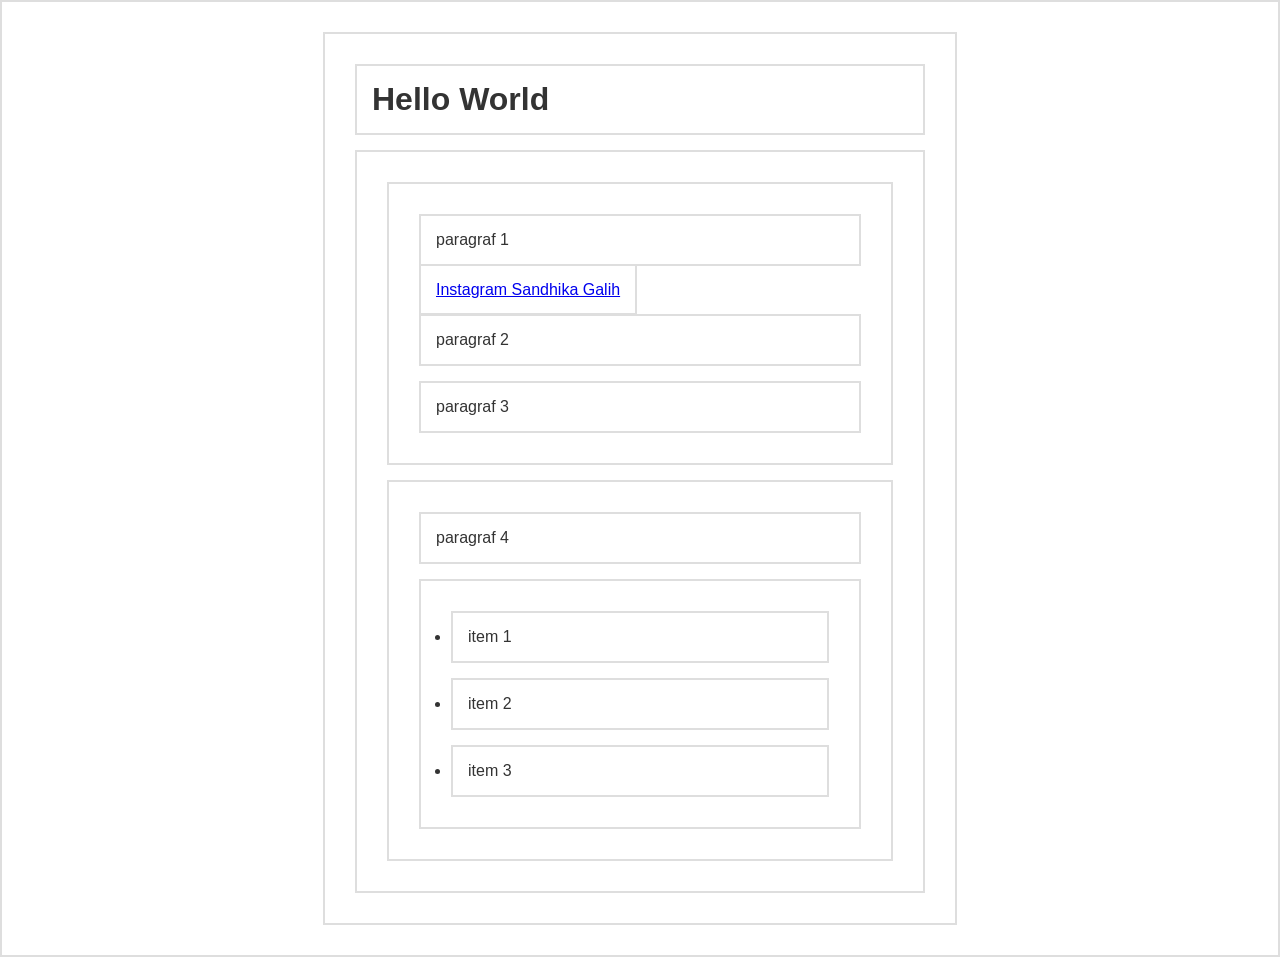
<file: DOM Events/index.html>
<!doctype html>
<html lang="en">
  <head>
    <meta charset="UTF-8" />
    <title>Dom Selection</title>
    <style>
      * {
        border: 2px solid #dedede;
        padding: 15px;
        margin: 15px;
      }
      html {
        margin: 0;
        padding: 0;
      }
      body {
        max-width: 600px;
        margin: 30px auto;
        font-family: sans-serif;
        color: #333;
      }
    </style>
  </head>
  <body>
    <h1 id="judul">Hello World</h1>
    <div id="container">
      <section id="a">
        <p class="p1">paragraf 1</p>
        <a href="http://instagram.com/sandhikagalih"
          >Instagram Sandhika Galih</a
        >
        <p class="p2">paragraf 2</p>
        <p class="p3" onclick="ubahWarnap3()">paragraf 3</p>
      </section>
      <section id="b">
        <p>paragraf 4</p>
        <ul>
          <li>item 1</li>
          <li>item 2</li>
          <li>item 3</li>
        </ul>
      </section>
    </div>

    <script src="script.js"></script>
  </body>
</html>
</file>
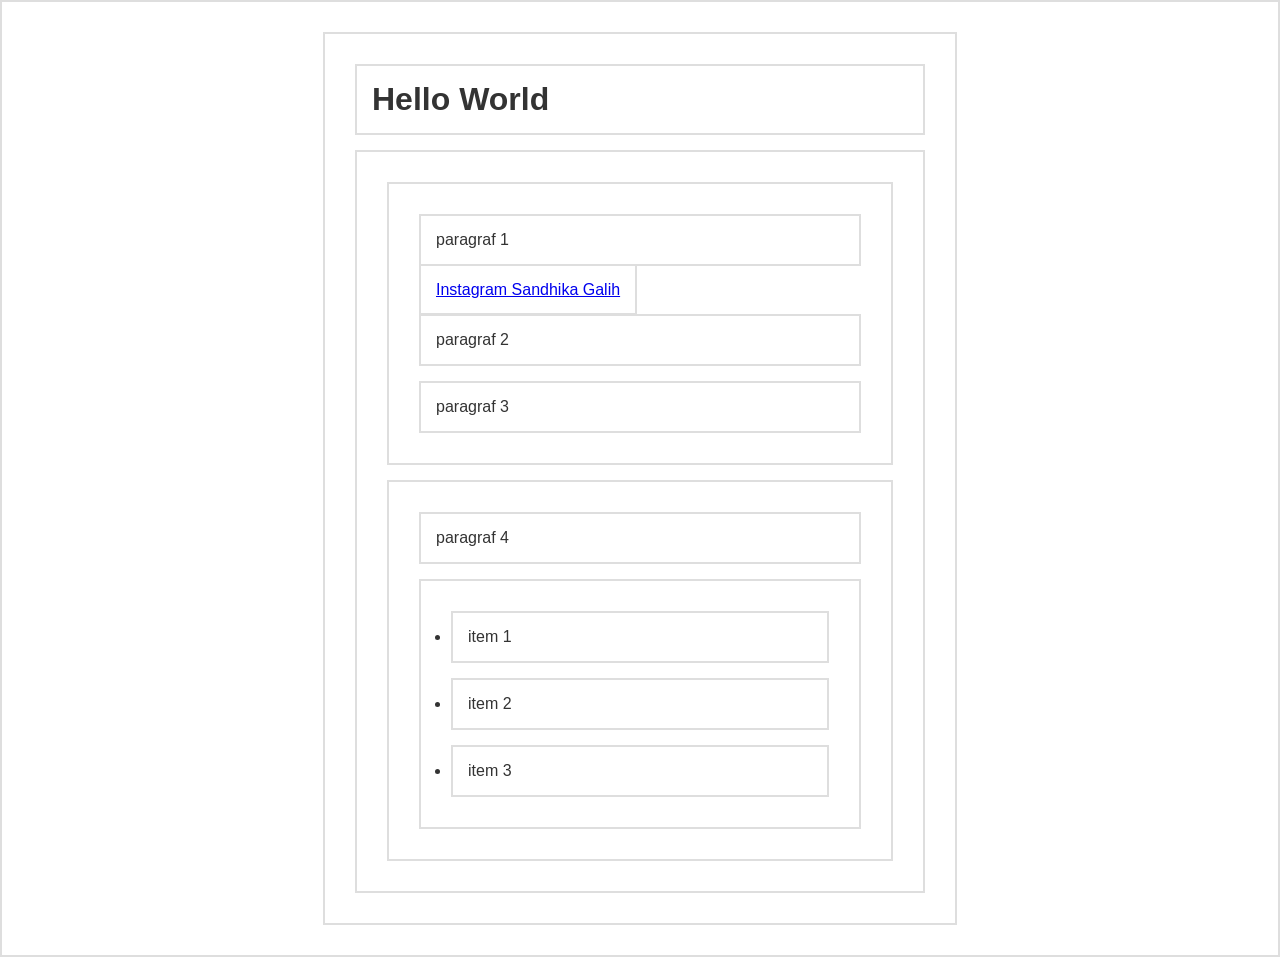
<file: DOM Manipulation part 1/index.html>
<!DOCTYPE html>
<html lang="en">
<head>
  <meta charset="UTF-8">
  <title>Dom Selection</title>
  <style>
    * { 
        border: 2px solid #dedede; 
        padding: 15px; 
        margin: 15px; 
    }
    html { 
      margin: 0;
      padding: 0;
    }
    body { 
      max-width: 600px;
      margin: 30px auto;
      font-family: sans-serif;
      color: #333;
    }
    .biru-muda{ background-color: lightblue; }
  </style>
</head>
<body>

  <h1 id="judul">Hello World</h1>
  <div id="container">
      <section id="a">
          <p class="p1">paragraf 1</p>
          <a href="http://instagram.com/sandhikagalih">Instagram Sandhika Galih</a>
          <p class="p2">paragraf 2</p>
          <p class="p3">paragraf 3</p>
      </section>
      <section id="b">
          <p>paragraf 4</p>
          <ul>
              <li>item 1</li>
              <li>item 2</li>
              <li>item 3</li>
          </ul>
      </section>
  </div>

<script src="script.js"></script>
</body>
</html>
</file>
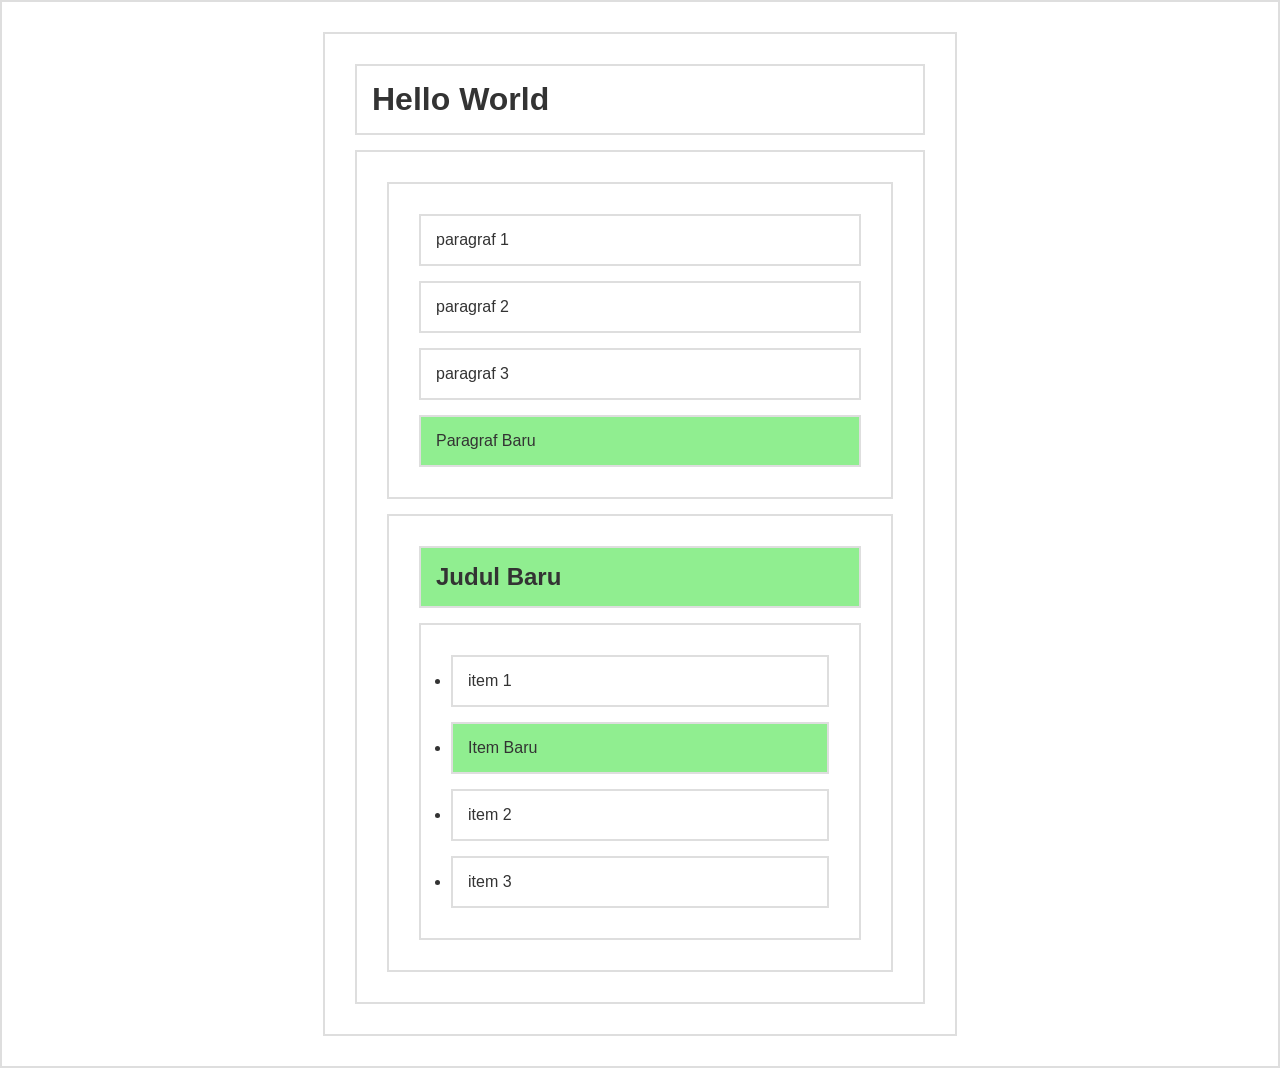
<file: DOM Manipulation part 2/index.html>
<!DOCTYPE html>
<html lang="en">
<head>
  <meta charset="UTF-8">
  <title>Dom Selection</title>
  <style>
    * { 
        border: 2px solid #dedede; 
        padding: 15px; 
        margin: 15px; 
    }
    html { 
      margin: 0;
      padding: 0;
    }
    body { 
      max-width: 600px;
      margin: 30px auto;
      font-family: sans-serif;
      color: #333;
    }
  </style>
</head>
<body>

  <h1 id="judul">Hello World</h1>
  <div id="container">
      <section id="a">
          <p class="p1">paragraf 1</p>
          <a href="http://instagram.com/sandhikagalih">Instagram Sandhika Galih</a>
          <p class="p2">paragraf 2</p>
          <p class="p3">paragraf 3</p>
      </section>
      <section id="b">
          <p>paragraf 4</p>
          <ul>
              <li>item 1</li>
              <li>item 2</li>
              <li>item 3</li>
          </ul>
      </section>
  </div>

<script src="script.js"></script>
</body>
</html>
</file>
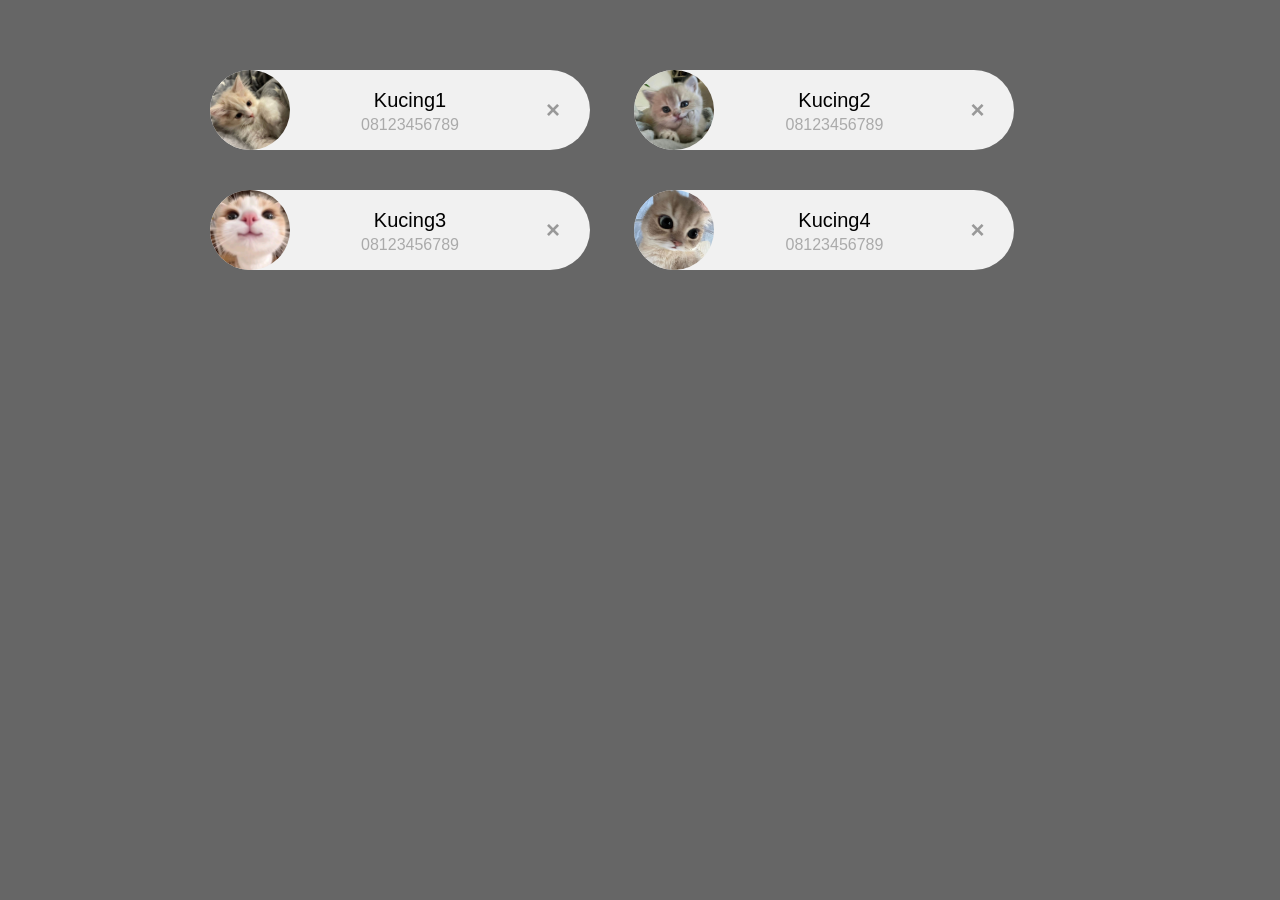
<file: DOM Traversal/index.html>
<!DOCTYPE html>
<html>
<head>
    <title>DOM Traversal</title>
    <link rel="stylesheet" type="text/css" href="style.css">
</head>
<body>

<div class="container">

    <div class="card">
      <img src="image/kucing1.jpg" width="96" height="96">
      <span class="nama">Kucing1</span>
      <span class="telp">08123456789</span>
      <span class="close">×</span>
    </div> 

    <div class="card">
      <img src="image/kucing2.jpg" width="96" height="96">
      <span class="nama">Kucing2</span>
      <span class="telp">08123456789</span>
      <span class="close">×</span>
    </div> 

    <div class="card">
      <img src="image/kucing3.jpg" width="96" height="96">
      <span class="nama">Kucing3</span>
      <span class="telp">08123456789</span>
      <span class="close">×</span>
    </div> 

    <div class="card">
      <img src="image/kucing4.jpg" width="96" height="96">
      <span class="nama">Kucing4</span>
      <span class="telp">08123456789</span>
      <span class="close">×</span>
    </div> 

</div>

<script src="script.js"></script>
</body>
</html>
</file>
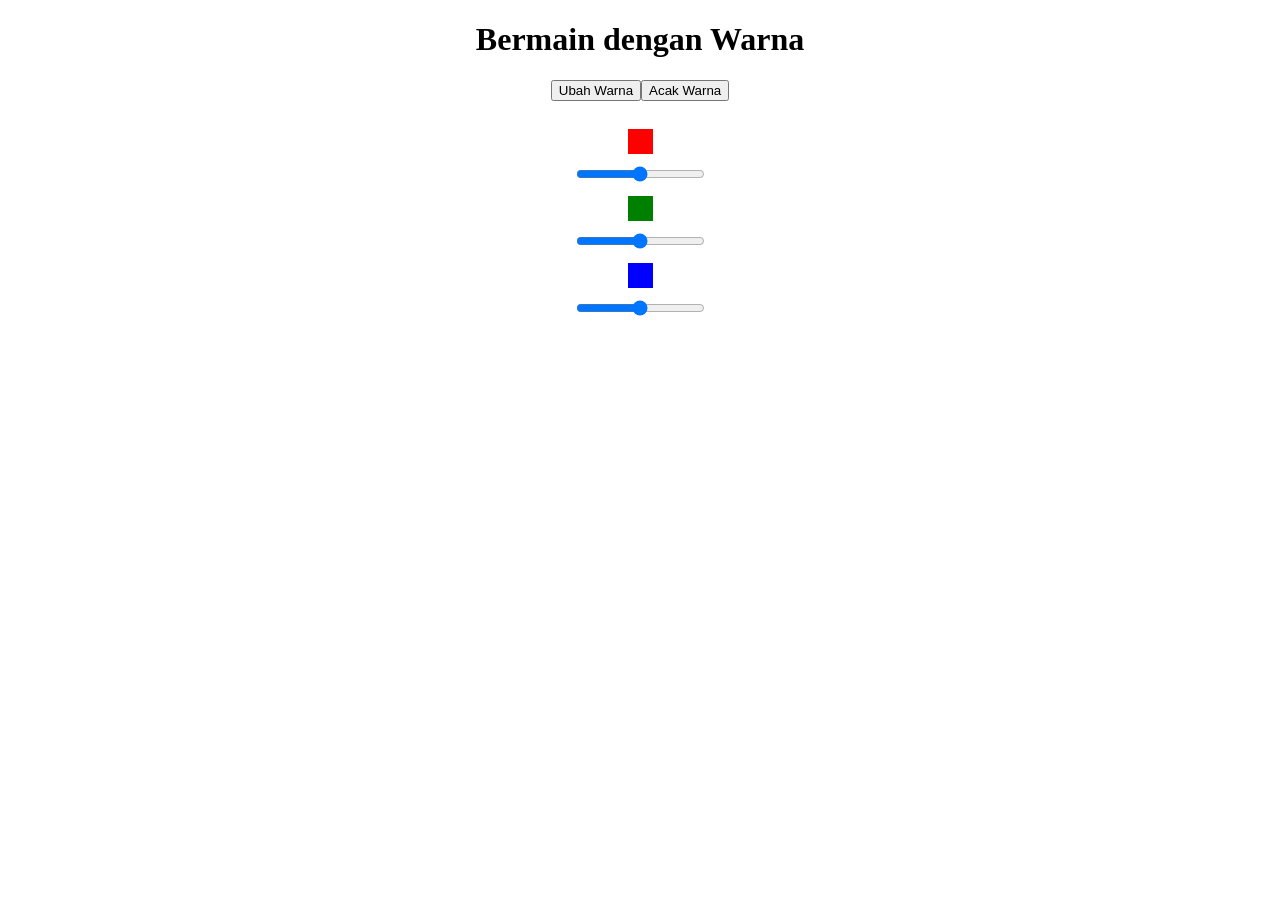
<file: Latihan DOM(Bermian dengan Warna)/index.html>
<!DOCTYPE html>
<html lang="en">
<head>
    <meta charset="UTF-8">
    <meta name="viewport" content="width=device-width, initial-scale=1.0">
    <link rel="stylesheet" href="style.css">
    <title>Latihan DOM</title>
</head>
<body>
    
    <h1 id="judul">Bermain dengan Warna</h1>

    <button type="button" id="tUbahWarna">Ubah Warna</button><br><br>

    <div class="kotak merah"></div>
    <input type="range" name="sMerah" min="0" max="255">

    <div class="kotak hijau"></div>
    <input type="range" name="sHijau" min="0" max="255">

    <div class="kotak biru"></div>
    <input type="range" name="sBiru" min="0" max="255">

    <script src="script.js"></script>
</body>
</html>
</file>
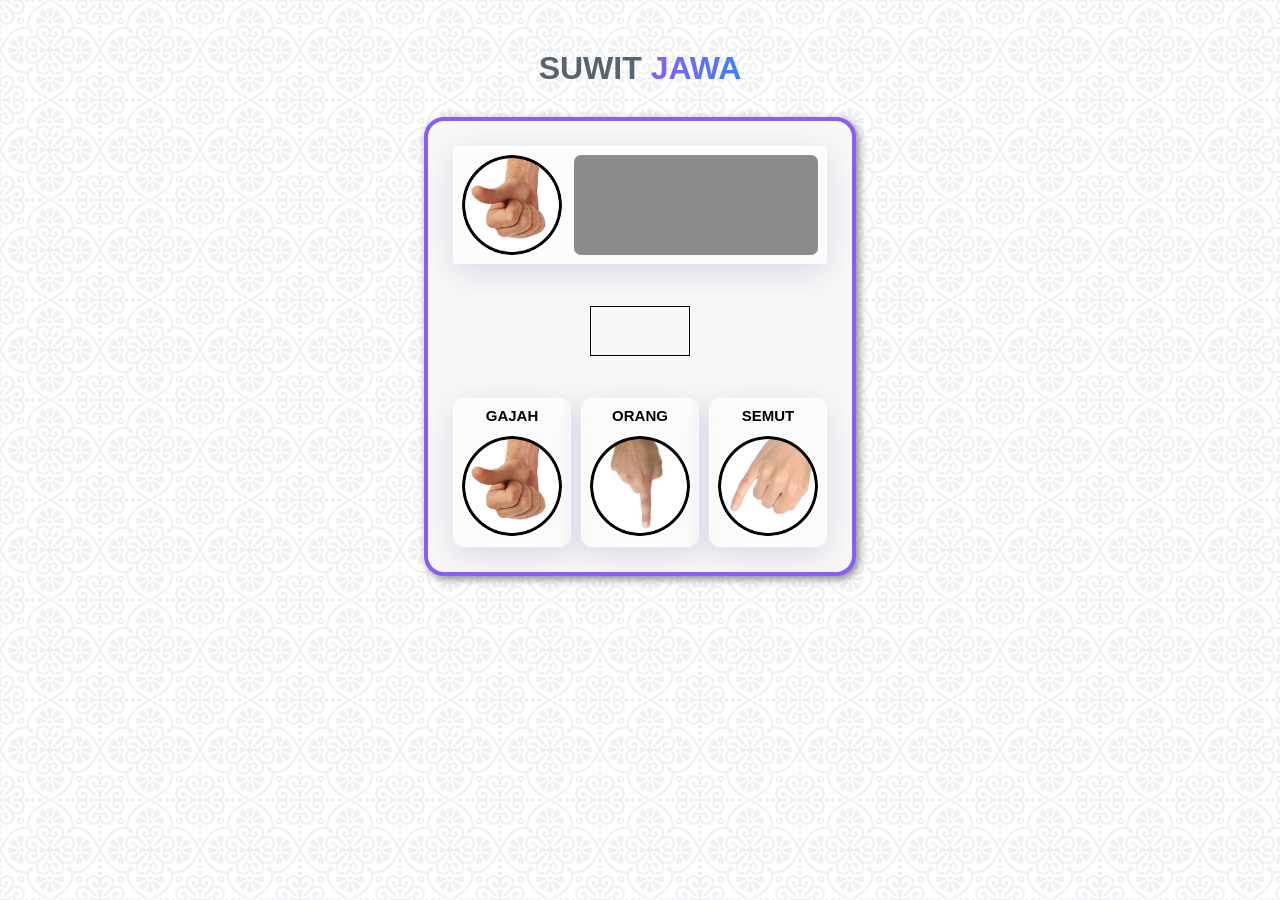
<file: Membuat game suwit jawa/index.html>
<!DOCTYPE html>
<html lang="en">
<head>
    <meta charset="UTF-8">
    <meta name="viewport" content="width=device-width, initial-scale=1.0">
    <link rel="stylesheet" href="style.css">
    <title>Game suwit jawa</title>
</head>
<body>
    
    <h1>SUWIT <span class="jawa">JAWA</span></h1>

    <div class="container">
        <div class="game-container">
            <div class="area-comp">
                <img src="img/gajah.png" class="img-comp">

                <div class="box-comp">

                </div>
            </div>
            <div class="hasil"></div>
            <div class="area-player">
                <ul>
                    <li class="a">
                        <h2>GAJAH</h2>
                        <img src="img/gajah.png" class="gajah">
                    </li>
                    <li class="b">
                        <h2>ORANG</h2>
                        <img src="img/orang.png" class="orang">
                    </li>
                    <li class="c">
                        <h2>SEMUT</h2>
                        <img src="img/semut.png" class="semut">
                    </li>
                </ul>
            </div>
        </div>
    </div>

    <script src="script.js"></script>
</body>
</html>
</file>
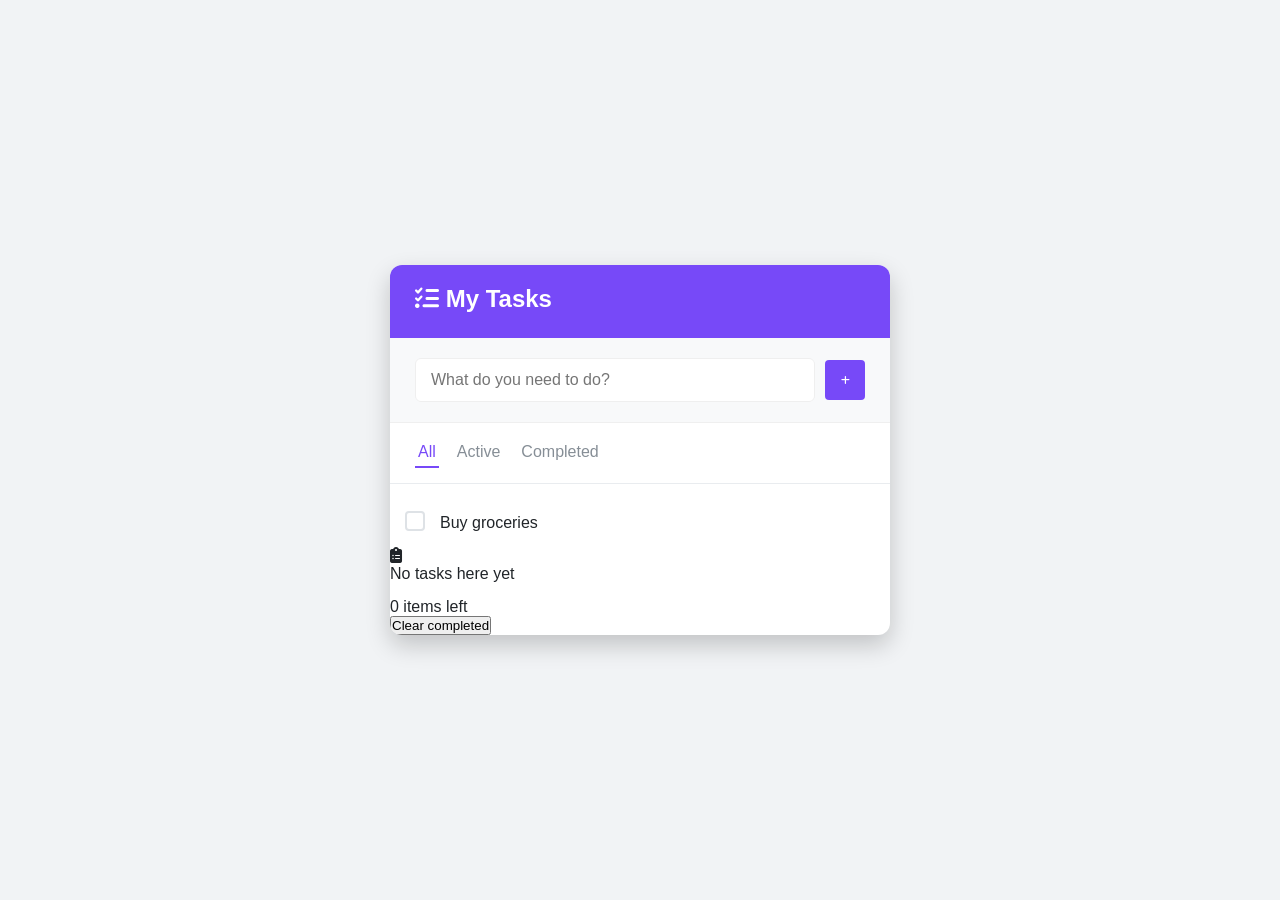
<file: to do list/index.html>
<!DOCTYPE html>
<html lang="en">
<head>
    <meta charset="UTF-8">
    <meta name="viewport" content="width=device-width, initial-scale=1.0">
    <link rel="stylesheet" href="style.css">
    <link rel="stylesheet" href="https://cdnjs.cloudflare.com/ajax/libs/font-awesome/6.7.2/css/all.min.css">
    <title>To Do List</title>
</head>
<body>
    
    <div class="container">
        <header class="header">
            <h1>
                <i class="fa-solid fa-list-check"></i>
                My Tasks
            </h1>
            <p id="date"></p>
        </header>
        <div class="todo-input">
            <input type="text" id="task-input" placeholder="What do you need to do?">
            <button id="task-input">
                <i class="fas fa-plus"></i>
            </button>
        </div>
        <div class="filters">
            <span class="filter active" data-filter="all">All</span>
            <span class="filter" data-filter="active">Active</span>
            <span class="filter" data-filter="completed">Completed</span>
        </div>
        <div class="to-do-container">
        </div>
        <div class="todos-container">
            <ul id="todos-list">
                <!-- Nanti -->
                 <li class="todo-item">
                    <label class="checkbox-container">
                        <input type="checkbox" class="todo-checkbox">
                        <span class="checkmark"></span>
                    </label>
                    <span class="todo-item-text">Buy groceries</span>
                    <button class="delete-btn"><i class="fas fa-times"></i></button>
                 </li>
            </ul>

            <div class="empty-state hidden">
                <i class="fas fa-clipboard-list"></i>
                <p>No tasks here yet</p>
            </div>
        </div>
        <footer>
            <p id="items-left">0 items left</p>
            <button id="clear-completed">Clear completed</button>
        </footer>
    </div>








</body>
</html>
</file>
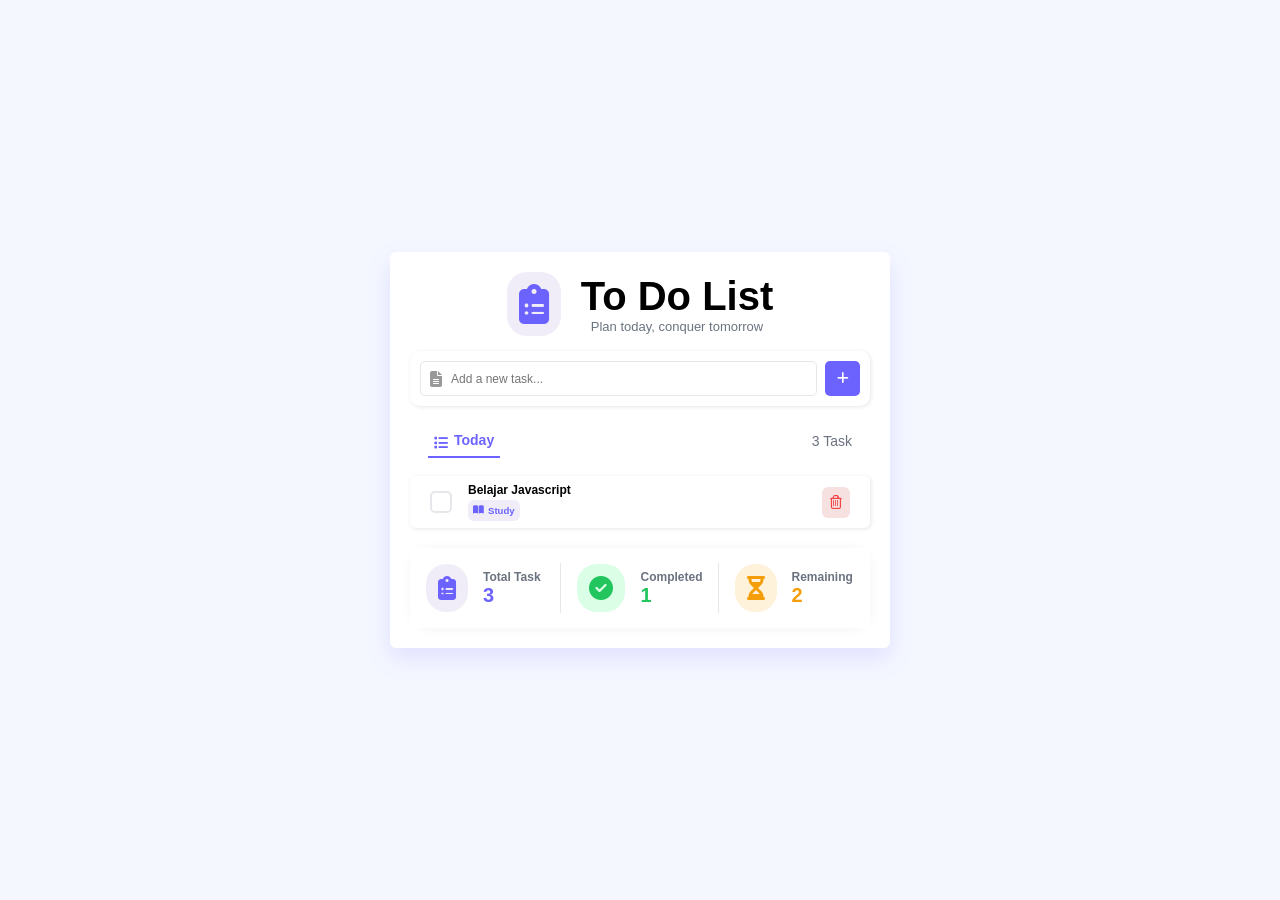
<file: Todo sendiri/index.html>
<!DOCTYPE html>
<html lang="en">
<head>
    <meta charset="UTF-8">
    <meta name="viewport" content="width=device-width, initial-scale=1.0">
    <link rel="stylesheet" href="style.css">
    <link rel="stylesheet" href="https://cdnjs.cloudflare.com/ajax/libs/font-awesome/6.7.2/css/all.min.css">
    <title>To Do List David</title>
</head>
<body>
    
    <div class="container">
        <header>
            <i class="fa-solid fa-clipboard-list"></i>
            <div class="text-header">
                <h1>To Do List</h1>
                <span class="subtitle">Plan today, conquer tomorrow</span>
            </div>
        </header>
        <div class="input-container">
            <i class="fa-solid fa-file-lines input-icon"></i>
            <input type="text" placeholder="Add a new task..." id="inputList">
            <button class="add-btn" id="addBtn"><i class="fa-solid fa-plus"></i></button>
        </div>
        <div class="date-container">
            <span class="today"><i class="fa-solid fa-list"></i>Today</span>
            <span class="jumlahTask">3 Task</span>
        </div>
        <div class="list-container">
            <ul class="task-list">
                <li class="list-info">
                    <label class="checkbox-container">
                        <input type="checkbox" class="checkmark">
                        <span class="custom-check"></span>
                    </label>
                    <div class="task-title">
                        <span class="task-name">Belajar Javascript</span>
                        <span class="categoration"><i class="fa-solid fa-book-open"></i>Study</span>
                    </div>
                </li>
                <button class="trash"><i class="fa-regular fa-trash-can"></i></button>
            </ul>
        </div>
        <div class="info-container">
            <div class="total-info">
                <i class="fa-solid fa-clipboard-list"></i>
                <span class="total-box">
                    <span class="total-task">Total Task</span>
                    <span class="count-task">3</span>
                </span>
            </div>
            <div class="completed-info">
                <i class="fa-solid fa-circle-check"></i>
                <span class="completed-box">
                    <span class="completed-task">Completed</span>
                    <span class="count-completed">1</span>
                </span>
            </div>
            <div class="remaining-info">
                <i class="fa-solid fa-hourglass-half"></i>
                <span class="remaining-box">
                    <span class="remaining-task">Remaining</span>
                    <span class="count-remaining">2</span>
                </span>
            </div>
        </div>
    </div>

    <script src="script.js"></script>
</body>
</html>
</file>
<file: DOM Traversal/style.css>
body {
    margin: 50px;
    font-family: arial;
    background-color: #666;
}

.container {
    width: 900px;
    margin: auto;
}

.card {
    display: inline-block;
    width: 220px;
    padding: 0 80px;
    height: 80px;
    font-size: 16px;
    line-height: 80px;
    border-radius: 40px;
    background-color: #f1f1f1;
    margin: 20px;
    position: relative;
    text-align: center;
}

.card img {
    float: left;
    margin: 0 10px 0 -80px;
    height: 80px;
    width: 80px;
    border-radius: 50%;
    position: relative;
}

.card .nama, .card .telp {
    display: block;
    line-height: 20px;
    padding: 0 5px;
}

.card .nama {
    margin-left: 20px;
    margin-top: 20px;
    font-size: 20px;
}

.card .telp {
    margin-left: 20px;
    margin-top: 5px;
    font-size: 16px;
    color: #aaa;
}

.card .close {
    font-size: 24px;
    font-weight: bold;
    color: #999;
    position: absolute;
    top: 0;
    right: 30px;
    cursor: pointer;
}

.card:hover .close {
    color: red;
}
</file>
<file: Latihan DOM(Bermian dengan Warna)/style.css>
html, body{
    height: 100%;    
}

body{
    text-align: center;
}

.biru-muda{ background-color: lightblue; }
.kotak{
    width: 25px;
    height: 25px;
    margin: 10px auto;
}

.merah {background-color: red;}
.hijau {background-color: green;}
.biru {background-color: blue;}
</file>
<file: Membuat game suwit jawa/style.css>
*{
    padding: 0;
    margin: 0;
    box-sizing: border-box;
    font-family: Arial, Helvetica, sans-serif;
}

body{
    background-image: url(img/bg.png);
    background-repeat: repeat;
    height: 100%;
}

h1{
    text-align: center;
    margin-top: 50px;
    color: rgb(89, 100, 110);
}

.jawa{
    background: linear-gradient(
        90deg,
        #8b5cf6,
        #3b82f6
    );

    background-clip: text;
    color: transparent;
}

.container{
    display: flex;
    flex-direction: column;
    justify-content: center;
    width: fit-content;
    margin: 30px auto;
    padding: 25px;
    background-color: rgb(248, 248, 248);
    box-shadow: 3px 3px 8px rgb(136, 136, 136);
    border: 4px solid #8b5cf6;
    border-radius: 20px;
    overflow: hidden;
}

img{ 
    width: 100px; 
    transform: translateY(0px);
    transition: transform 0.25s ease;
    border-radius: 50%;
}

.area-player img:hover{
    transform: translateY(-3px);
    box-shadow:3px 3px 8px rgb(174, 174, 174)
}

.area-comp{
    display: flex;
    position: relative;
    top: 0;
    justify-content: center;
    background: rgba(255,255,255,0.5);
    backdrop-filter: blur(20px);
    border: 1px solid rgba(255,255,255,0.7);
    border-radius: 12px;
    box-shadow: 0 8px 32px rgba(31,38,135,0.15);
    padding: 8px;
    border-radius: 4px;
    gap: 12px;
}

.area-comp img{
    display: flex;
}

.box-comp{
    width: 75%;
    background-color: rgb(139, 139, 139);
    border-radius: 7px;
}

.hasil{
    width: 100px;
    height: 50px;
    margin: 42px auto;
    text-align: center;
    align-content: center;
    border: 1px solid black;
}

.area-player ul{
    display: flex;
    list-style: none;
    justify-content: center;
    gap: 10px;

}

h2{margin-bottom: 12px;}

.area-player ul li{
    text-align: center;
    font-size: 10px;
    padding: 8px;
    background: rgba(255,255,255,0.5);
    backdrop-filter: blur(20px);
    border: 1px solid rgba(255,255,255,0.7);
    border-radius: 12px;
    box-shadow: 0 8px 32px rgba(31,38,135,0.15);
}
</file>
<file: to do list/style.css>
*{
    margin: 0;
    padding: 0;
    box-sizing: border-box;
}

:root{
    --primary: #7749f8;
    --primary-light: #9775fa;
    --dark: #212529;
    --light: #f8f9fa;
    --gray: #868e96;
    --danger: #fa5252;
    --succcess: #40c057;
    --border: #e9ecef;
}

body{
    display: flex;
    background-color: #f1f3f5;
    font-family: sans-serif;
    justify-content: center;
    align-items: center;
    min-height: 100vh;
    color: var(--dark);
}

.container{
    display: flex;
    flex-direction: column;
    background-color: #fff;
    box-shadow: 0px 10px 25px rgba(0, 0, 0, 0.2);
    border-radius: 12px;
    width: 100%;
    max-width: 500px;
    overflow: hidden;
}

header{
    background-color: var(--primary);
    color: white;
    padding: 20px 25px;
}

header h1{
    font-size: 24px;
    margin-bottom: 5px;
    font-weight: 600;
}

header p{
    font-size: 14px;
    opacity: 0.9em;
}

.todo-input{
    display: flex;
    gap: 10px;
    padding: 20px 25px;
    background-color: var(--light);
    border-bottom: 1px solid #efefef;
    align-items: center;
}

.todo-input input{
    flex: 1;
    padding: 12px 15px;
    font-size: 1rem;
    border: 1px solid #efefef;
    border-radius: 6px;
    transition: all 0.2s;
}

.todo-input input:focus{
    outline: none;
    border-color: var(--primary);
    box-shadow: 0 0 0 2px rgba(119, 73, 248, 0.15);
}

.todo-input button{
    padding: 5px;
    width: 40px;
    height: 40px;
    font-size: 10px;
    background-color: var(--primary);
    color: white;
    border: none;
    border-radius: 4px;
    cursor: pointer;
    transition: all 0.2s;
}

.todo-input button:hover{
    background-color: var(--primary-light);
}

.filters{
    display: flex;
    gap: 15px;
    padding: 15px 25px;
    border-bottom:  1px solid var(--border);
}

.filter{
    padding: 5px 3px;
    cursor: pointer;
    color: var(--gray);
    border-bottom: 2px solid transparent;
    transition: all 0.2s;
}

.filter:hover{
    color: var(--primary);
}

.filter.active{
    color: var(--primary);
    border-bottom: 2px solid var(--primary);
    font-weight: 500;
}

.todos-container{
    padding: 15px 0;
    width: 100%;
    overflow-y: auto;
}

#todos-list{
    list-style-type: none;
}

.todo-item{
    padding: 12px 15px;
    display: flex;
    align-items: center;
    width: 100%;
    transition: backgorund-color 0.2s;
}

.todo-item:hover{
    background-color: var(--light);
}

.checkbox-container{
    margin-right: 15px;
}

.todo-checkbox{
    opacity: 0;
    position: absolute;
}

.checkmark{
    display: inline-block;
    width: 20px;
    height: 20px;
    border: 2px solid #dee2e6;
    border-radius: 4px;
    position: relative;
    cursor: pointer;
    transition: all 0.2s;
}

.todo-checkbox:checked + .checkmark{
    background-color: var(--succcess);
    border-color: var(--succcess);
}

.todo-checkbox:checked + .checkmark::after{
    content: "";
    position: absolute;
    left: 6px;
    top: 2px;
    width: 5px;
    height: 10px;
    border: solid white;
    border-width: 0 2px 2px 0;
    transform: rotate(45deg);
}

.todo-item-text{
    flex: 1;
    font-size: 1rem;
    transition: all 0.2s;
}

.todo-item.completed .todo-item-text{
    text-decoration: line-through;
    color: var(--gray);
}

.delete-btn{
    background: none;
    border: none;
    color: var(--gray);
    cursor: pointer;
    font-size: 16px;
    opacity: 0;
    transition: all 0.2s;
}

.todo-item:hover .delete-btn{
    opacity: 1;
}

.delete-btn:hover{
    color: var(--danger);
}
</file>
<file: Todo sendiri/style.css>
*{
    padding: 0;
    margin: 0;
    box-sizing: border-box;
}

:root {
    --primary: #6C63FF;
    --primary-light: #8B85FF;
    --bg: #F5F7FF;
    --card-bg: #FFFFFF;
    --text-primary: #1E1E2F;
    --text-secondary: #6B7280;
    --success: #22C55E;
    --danger: #EF4444;
    --warning: #F59E0B;
    --border: #E5E7EB;
    --shadow: rgba(108, 99, 255, 0.15);
}

body{
    display: flex;
    justify-content: center;
    align-items: center;
    height: 100vh;
    background-color: var(--bg);
    font-family: 'Segoe UI', Tahoma, Geneva, Verdana, sans-serif;
}

.container{
    background-color: var(--card-bg);
    width: 500px;
    border-radius: 6px;
    box-shadow: 0px 10px 25px rgba(108, 99, 255, 0.15);
    padding: 20px;
}

header {
    display: flex;
    justify-content: center;
    align-items: center;
    margin-bottom: 15px;
    gap: 20px;
    text-align: center;
}

header i{
    font-size: 40px;
    color: var(--primary);
    padding: 12px;
    border-radius: 20px;
    background-color: #f1edf8;
}

header .text-header{
    display: flex;
    flex-direction: column;
    align-items: center;
    gap: 0;
}

header h1{font-size: 40px;}

.subtitle{
    font-weight: 520;
    font-size: 13px;
    color: var(--text-secondary);
}

.input-container{
    position: relative;
    background-color: var(--card-bg);
    box-shadow: 1px 1px 4px rgb(0, 0, 0,0.1);
    border-radius: 10px;
    height: 55px;
    display: flex;
    justify-content: center;
    align-items: center;
    padding: 10px;
    gap: 8px;
}

.input-container input{
    flex: 1;
    height: 100%;
    border: 1px solid var(--border);
    border-radius: 5px;
    padding: 10px 10px;
    padding-left: 30px;
    font-size: 12px;
    color:  var(--text-secondary);
    transition: all .2s ease;
}

.input-container input:focus{
    outline: none;
    border: 1px solid var(--primary);
    box-shadow: 0 0 0 2px rgba(108,99,255,.15);
}

.add-btn{
    height: 35px;
    width: 35px;
    border: none;
    border-radius: 5px;
    background-color: var(--primary);
    color: white;
}

.add-btn:hover{
    background-color: var(--primary-light);
    transform: translateY(-1px);
}

.add-btn:focus{
    outline: none;
    box-shadow: 0 0 0 2px rgba(108,99,255,.2);
}

.add-btn:active{transform: translateY(1px);}

.add-btn i{transition: transform .2s ease;}
.add-btn:hover i{transform: rotate(90deg);}

.input-icon{
    position: absolute;
    left: 20px;
    top: 50%;
    transform: translateY(-50%);
    color: #999;
}

.date-container{
    display: flex;
    padding: 18px;
    justify-content: space-between;
    align-items: center;
    font-size: 14px;
}

.today{
    display: flex;
    gap: 6px;
    align-content: center;
    color: var(--primary);
    font-weight: 600;
    padding: 8px 6px;
    border-bottom: 2px solid var(--primary);
}

.today i{
    position: relative;
    top: 4px;
}

.jumlahTask{ color: var(--text-secondary);}

.task-list{
    display: flex;
    box-shadow: 1px 1px 4px rgb(0, 0, 0,0.1);
    height: 52px;
    border-radius: 6px;
    justify-content: space-between;
    align-items: center;
    padding: 20px;
    margin-bottom: 10px;
}

.list-info{
    display: flex;
    align-items: center;
    gap: 6px;
}

.checkmark{display: none;}

.custom-check{
    width: 22px;
    height: 22px;
    border-radius: 5px;
    border: 2px solid var(--border);
    display: flex;
    justify-content: center;
    align-items: center;
    transition: all 0.2s case;
    cursor: pointer;
    transition: all .2s ease;
}

.custom-check:hover{transform: scale(1.1);}


.checkmark:checked + .custom-check::after{
    content: "✓";
    color: white;
    font-size: 11px;
    font-weight: bold;
}

.checkmark:checked + .custom-check{
    background: var(--success);
    border-color: var(--success);
    transform: scale(1.05);
}

.completed{
    text-decoration: line-through;
    opacity: .6;
    color: #999;
}

.task-title{
    display: flex;
    flex-direction: column;
    align-items: flex-start;
    font-size: 12px;
    font-weight: 550;
    padding: 10px;
}

.task-name{
    margin-bottom: 2.5px;
}

.categoration{
    display: inline-flex;
    align-items: center;
    font-size: 0.8em;
    font-weight: 600;
    background-color: #f1edf8;
    color: var(--primary);
    width: auto;
    padding: 5px;
    gap: 4px;
    border-radius: 6px;
}

.trash{
    border: none;
    background-color: #f7e0e0;
    color: var(--danger);
    padding: 8px;
    border-radius: 6px;
    transition: all .2ease;
}

.trash:hover{
    background-color: var(--danger);
    color: white;
    transform: translateY(-2px);
}

.trash:active{transform: scale(.9);}

.info-container{
    display: grid;
    grid-template-columns: repeat(3,1fr);

    margin-top: 20px;
    border-radius: 20px;

    box-shadow: 1px 1px 12px rgba(0,0,0,.05);
}

.info-container > div{
    background: white;
    padding: 16px;
}

.total-info, .completed-info, .remaining-info{
    display: flex;
    text-align: start;
    align-items: center;
    gap: 15px;
}

.total-info,
.completed-info{
    position: relative;
}

.total-info::after,
.completed-info::after{
    content: "";
    position: absolute;

    right: 0;
    top: 15px;
    bottom: 15px;

    width: 1px;
    background: var(--border);
}

.info-container i{
    font-size: 24px;
}

.total-info i{
    color: var(--primary);
    padding: 12px;
    border-radius: 20px;
    background-color: #f1edf8;
}


.completed-info i{
    color: var(--success);
    padding: 12px;
    border-radius: 20px;
    background-color: #dbfee6;
}

.remaining-info i{
    color: var(--warning);
    padding: 12px;
    border-radius: 20px;
    background-color: #fff2db;
}

.count-task{
    font-size: 20px;
    font-weight: 650;
    color: var(--primary);
}

.count-completed{
    font-size: 20px;
    font-weight: 650;
    color: var(--success);
}

.count-remaining{
    font-size: 20px;
    font-weight: 650;
    color: var(--warning);
}

.total-task, .completed-task, .remaining-task{
    display: block;
    font-size: 12px;
    color: var(--text-secondary);
    font-weight: 600;
}
</file>
